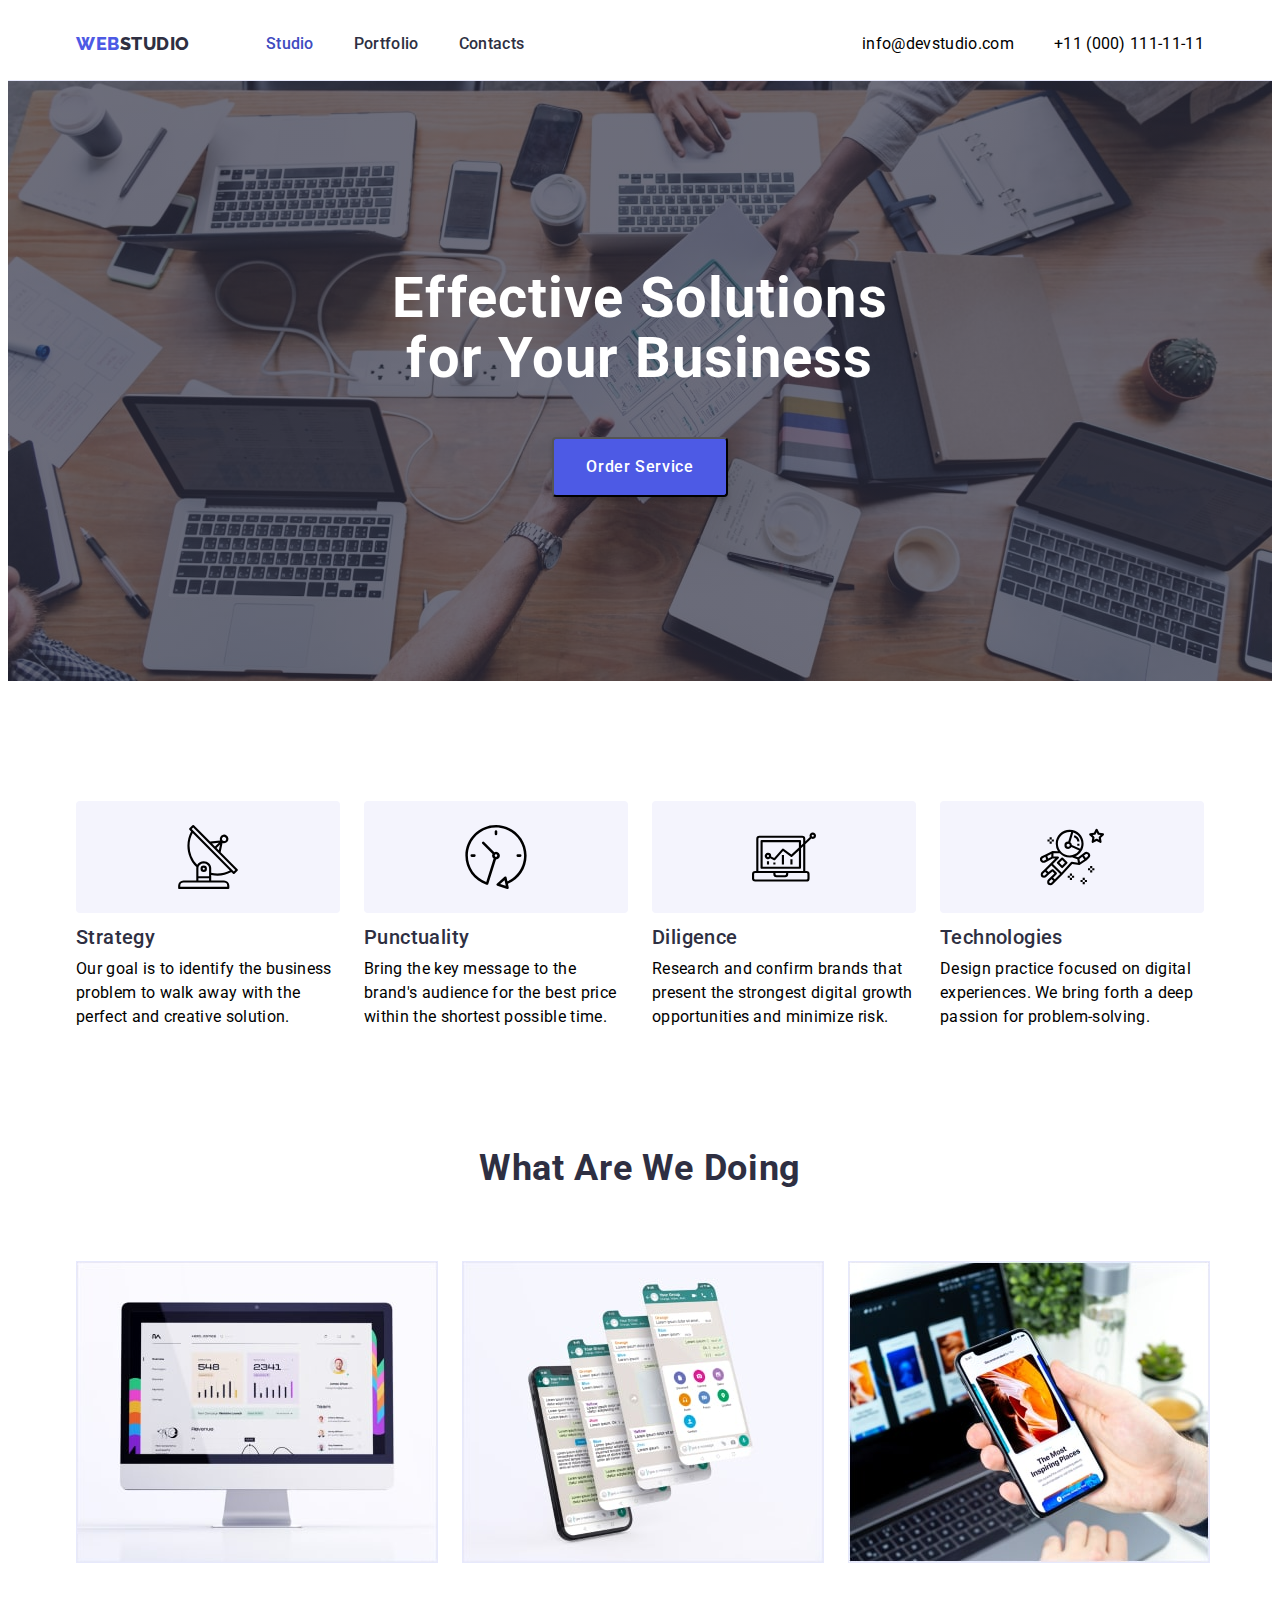
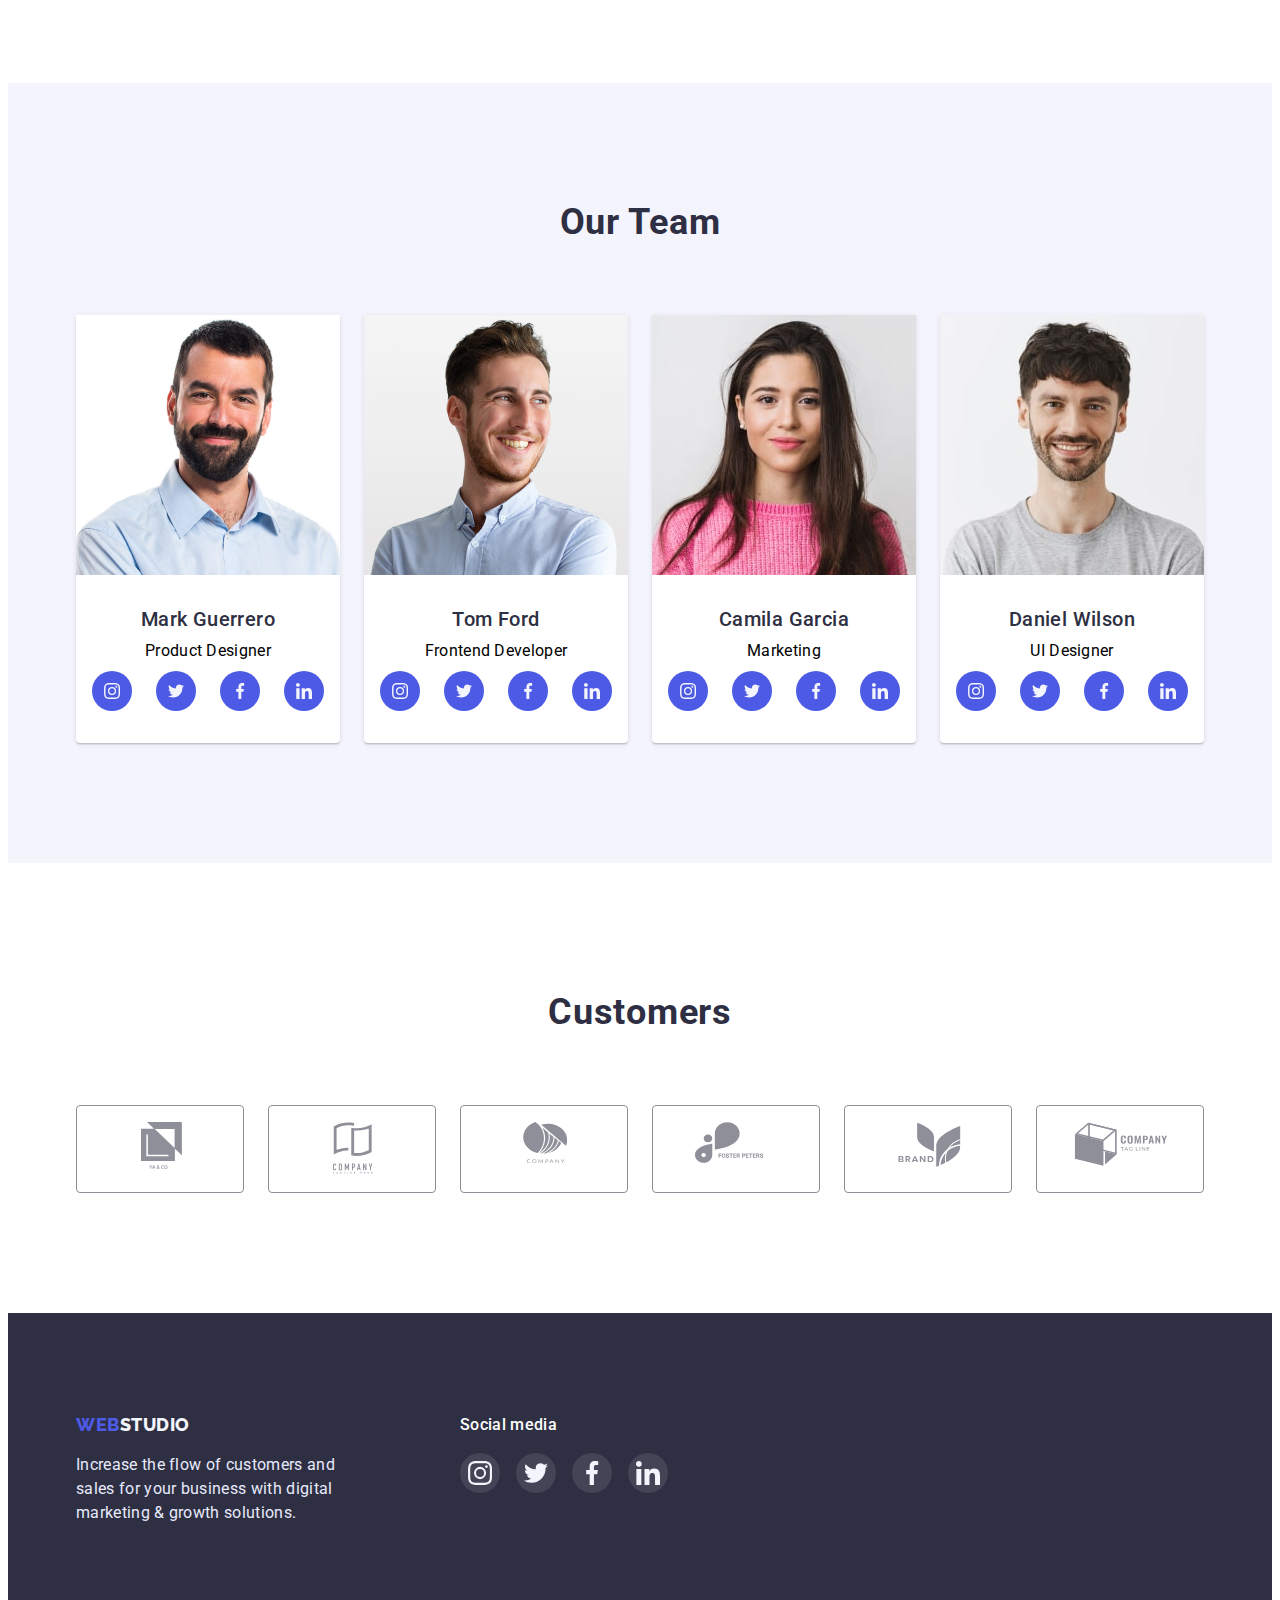
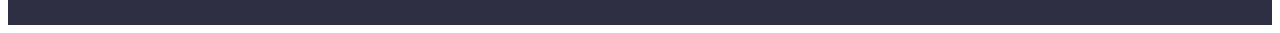
<file: index.html>
<!doctype html>
<html lang="en">

<head>
    <meta charset="UTF-8">
    <meta http-equiv="X-UA-Compatible" content="IE=edge">
    <meta name="viewport" content="width=device-width, initial-scale=1.0">
    <title>Studio</title>
    <link rel="preconnect" href="https://fonts.googleapis.com">
    <link rel="preconnect" href="https://fonts.gstatic.com" crossorigin>
    <link
        href="https://fonts.googleapis.com/css2?family=Raleway:wght@800&family=Roboto:wght@400;500;700;900&display=swap"
        rel="stylesheet">
    <link rel="stylesheet" href="https://cdnjs.cloudflare.com/ajax/libs/modern-normalize/1.1.0/modern-normalize.min.css"
        integrity="sha512-wpPYUAdjBVSE4KJnH1VR1HeZfpl1ub8YT/NKx4PuQ5NmX2tKuGu6U/JRp5y+Y8XG2tV+wKQpNHVUX03MfMFn9Q=="
        crossorigin="anonymous" referrerpolicy="no-referrer">
    <link rel="stylesheet" href="./css/styles.css">
</head>

<body>
    <header class="header">
        <div class="container header-wrap">
            <nav class="header-navigation">
                <!-- Company Logo -->
                <a class="logo link" href="./index.html">Web<span class="logo-studio">Studio</span></a>
                <!-- Navigation -->
                <ul class="header-list list">
                    <li class="header-item">
                        <a class="header-link link current" href="./index.html">Studio</a>
                    </li>
                    <li class="header-item">
                        <a class="header-link link" href="./portfolio.html">Portfolio</a>
                    </li>
                    <li class="header-item">
                        <a class="header-link link" href="">Contacts</a>
                    </li>
                </ul>
            </nav>
            <!-- Address, phone number -->
            <address>
                <ul class="address-list list">
                    <li><a class="address-link link" href="mailto:info@devstudio.com">info@devstudio.com</a></li>
                    <li><a class="address-link link" href="tel:+110001111111">+11 (000) 111-11-11</a></li>
                </ul>
            </address>
        </div>
    </header>
    <main>
        <!-- Hero -->        
        <section class="hero">
            <div class="container hero-wrap">
                <h1 class="hero-title">Effective Solutions for Your Business</h1>
                <button class="hero-button btn" type="button">
                    Order Service
                </button>
            </div>
        </section>
        <!-- Features -->
        <section class="features">
            <div class="container">
                <h2 class="features-title heading visually-hidden">Our Advantages</h2>
                <ul class="features-list list">
                    <li class="features-item">
                        <svg class="features-icon">
                                <use href="./images/icons.svg#antenna" width="64" height="64"></use>
                        </svg>
                        <h3 class="title">Strategy</h3>
                        <p class="text">
                            Our goal is to identify the business problem to walk away with the perfect and creative
                            solution.
                        </p>
                    </li>
                    <li class="features-item">
                        <svg class="features-icon">
                                <use href="./images/icons.svg#clock" width="64" height="64"></use>
                        </svg>
                        <h3 class="title">Punctuality</h3>
                        <p class="text">
                            Bring the key message to the brand's audience for the best price within the shortest
                            possible
                            time.
                        </p>
                    </li>
                    <li class="features-item">
                        <svg class="features-icon">
                                <use href="./images/icons.svg#diagram" width="64px" height="64px"></use>
                        </svg>
                        <h3 class="title">Diligence</h3>
                        <p class="text">
                            Research and confirm brands that present the strongest digital growth opportunities and
                            minimize
                            risk.
                        </p>
                    </li>
                    <li class="features-item">
                        <svg class="features-icon">
                                <use href="./images/icons.svg#astronaut" width="64px" height="64px"></use>
                        </svg>
                        <h3 class="title">Technologies</h3>
                        <p class="text">
                            Design practice focused on digital experiences. We bring forth a deep passion for
                            problem-solving.
                        </p>
                    </li>
                </ul>
            </div>
        </section>
        <!-- Directions -->
        <section class="directions">
            <div class="container">
                <h2 class="directions-title heading">What are we doing</h2>
                <ul class="directions-list list">
                    <li class="directions-item">
                        <img src="./images/desktop-applications.jpg" alt="Desktop applications" width="360" height="300">
                    </li>
                    <li class="directions-item">
                        <img src="./images/mobile-applications.jpg" alt="Mobile applications" width="360" height="300">
                    </li>
                    <li class="directions-item">
                        <img src="./images/design-solutions.jpg" alt="Design solutions" width="360" height="300">
                    </li>
                </ul>
            </div>
        </section>
        <!-- Team -->
        <section class="team">
            <div class="container">
                <h2 class="team-title heading">Our Team</h2>
                <ul class="team-list list">
                    <li class="team-item">
                        <img src="./images/mark-guerrero.jpg" alt="Mark Guerrero" width="264" height="260">
                        <div class="team-item-info">
                            <h3 class="title">Mark Guerrero</h3>
                            <p class="text">Product Designer</p>
                            <ul class="team-social-list list">
                                <li class="team-social-item">
                                    <a class="team-social-link link" href="">
                                        <svg class="team-social-icon">
                                            <use href="./images/icons.svg#instagram"></use>
                                        </svg>
                                    </a>
                                </li>
                                <li class="team-social-item">
                                    <a class="team-social-link link" href="">
                                        <svg class="team-social-icon">
                                            <use href="./images/icons.svg#twitter"></use>
                                        </svg>
                                    </a>
                                </li>
                                <li class="team-social-item">
                                    <a class="team-social-link link" href="">
                                        <svg class="team-social-icon">
                                            <use href="./images/icons.svg#facebook"></use>
                                        </svg>
                                    </a>
                                </li>
                                <li class="team-social-item">
                                    <a class="team-social-link link" href="">
                                        <svg class="team-social-icon">
                                            <use href="./images/icons.svg#linkedin"></use>
                                        </svg>
                                    </a>
                                </li>
                            </ul>
                        </div>
                        
                    </li>
                    <li class="team-item">
                        <img src="./images/tom-ford.jpg" alt="Tom Ford" width="264" height="260">
                        <div class="team-item-info">
                            <h3 class="title">Tom Ford</h3>
                            <p class="text">Frontend Developer</p>
                            <ul class="team-social-list list">
                                <li class="team-social-item">
                                    <a class="team-social-link link" href="">
                                        <svg class="team-social-icon">
                                            <use href="./images/icons.svg#instagram"></use>
                                        </svg>
                                    </a>
                                </li>
                                <li class="team-social-item">
                                    <a class="team-social-link link" href="">
                                        <svg class="team-social-icon">
                                            <use href="./images/icons.svg#twitter"></use>
                                        </svg>
                                    </a>
                                </li>
                                <li class="team-social-item">
                                    <a class="team-social-link link" href="">
                                        <svg class="team-social-icon">
                                            <use href="./images/icons.svg#facebook"></use>
                                        </svg>
                                    </a>
                                </li>
                                <li class="team-social-item">
                                    <a class="team-social-link link" href="">
                                        <svg class="team-social-icon">
                                            <use href="./images/icons.svg#linkedin"></use>
                                        </svg>
                                    </a>
                                </li>
                            </ul>
                        </div>
                    </li>
                    <li class="team-item">
                        <img src="./images/camila-garcia.jpg" alt="Camila Garcia" width="264" height="260">
                        <div class="team-item-info">
                            <h3 class="title">Camila Garcia</h3>
                            <p class="text">Marketing</p>
                            <ul class="team-social-list list">
                                <li class="team-social-item">
                                    <a class="team-social-link link" href="">
                                        <svg class="team-social-icon">
                                            <use href="./images/icons.svg#instagram"></use>
                                        </svg>
                                    </a>
                                </li>
                                <li class="team-social-item">
                                    <a class="team-social-link link" href="">
                                        <svg class="team-social-icon">
                                            <use href="./images/icons.svg#twitter"></use>
                                        </svg>
                                    </a>
                                </li>
                                <li class="team-social-item">
                                    <a class="team-social-link link" href="">
                                        <svg class="team-social-icon">
                                            <use href="./images/icons.svg#facebook"></use>
                                        </svg>
                                    </a>
                                </li>
                                <li class="team-social-item">
                                    <a class="team-social-link link" href="">
                                        <svg class="team-social-icon">
                                            <use href="./images/icons.svg#linkedin"></use>
                                        </svg>
                                    </a>
                                </li>
                            </ul>
                        </div>
                    </li>
                    <li class="team-item">
                        <img src="./images/daniel-wilson.jpg" alt="Daniel Wilson" width="264" height="260">
                        <div class="team-item-info">
                            <h3 class="title">Daniel Wilson</h3>
                            <p class="text">UI Designer</p>
                            <ul class="team-social-list list">
                                <li class="team-social-item">
                                    <a class="team-social-link link" href="">
                                        <svg class="team-social-icon">
                                            <use href="./images/icons.svg#instagram"></use>
                                        </svg>
                                    </a>
                                </li>
                                <li class="team-social-item">
                                    <a class="team-social-link link" href="">
                                        <svg class="team-social-icon">
                                            <use href="./images/icons.svg#twitter"></use>
                                        </svg>
                                    </a>
                                </li>
                                <li class="team-social-item">
                                    <a class="team-social-link link" href="">
                                        <svg class="team-social-icon">
                                            <use href="./images/icons.svg#facebook"></use>
                                        </svg>
                                    </a>
                                </li>
                                <li class="team-social-item">
                                    <a class="team-social-link link" href="">
                                        <svg class="team-social-icon">
                                            <use href="./images/icons.svg#linkedin"></use>
                                        </svg>
                                    </a>
                                </li>
                            </ul>
                        </div>
                    </li>
                </ul>
            </div>
        </section>
        <section class="customers">
           <div class="container">
                <h2 class="customers-title heading">Customers</h2>
                <ul class="customers-list list">
                    <li class="customers-item">
                        <a class="customers-link link" href="">
                            <div class="customers-wrap">
                                <svg class="customers-icon" width="41" height="47">
                                    <use href="./images/icons.svg#ya-and-co"></use>
                                </svg>
                            </div>
                        </a>
                    </li>
                    <li class="customers-item">
                        <a class="customers-link link" href="">
                            <div class="customers-wrap">
                                <svg class="customers-icon" width="40" height="52">
                                    <use href="./images/icons.svg#tagline-here"></use>
                                </svg>
                            </div>
                        </a>
                    </li>
                    <li class="customers-item">
                        <a class="customers-link link" href="">
                            <div class="customers-wrap">
                                <svg class="customers-icon" width="44" height="41">
                                    <use href="./images/icons.svg#company"></use>
                                </svg>
                            </div>
                        </a>
                    </li>
                    <li class="customers-item">
                        <a class="customers-link link" href="">
                            <div class="customers-wrap">
                                <svg class="customers-icon" width="84" height="41">
                                    <use href="./images/icons.svg#foster-peters"></use>
                                </svg>
                            </div>
                        </a>
                    </li>
                    <li class="customers-item">
                        <a class="customers-link link" href="">
                            <div class="customers-wrap">
                                <svg class="customers-icon" width="63" height="45">
                                    <use href="./images/icons.svg#brand"></use>
                                </svg>
                            </div>
                        </a>
                    </li>
                    <li class="customers-item">
                        <a class="customers-link link" href="">
                           <div class="customers-wrap">
                                <svg class="customers-icon" width="94" height="44">
                                    <use href="./images/icons.svg#company-tagline"></use>
                                </svg>
                           </div>
                        </a>
                    </li>
                </ul>
           </div>
        </section>
    </main>
    <footer class="footer">
        <div class="container footer-wrap">
            <!-- Company Logo -->
           <div class="footer-logo">
                <a class="logo link" href="./index.html">Web<span class="logo-studio">Studio</span></a>
                <p class="footer-text text">
                    Increase the flow of customers and sales for your business with digital marketing & growth solutions.
                </p>
           </div>
            <div class="footer-social">
                <p class="footer-social-title">Social media</p>
                <ul class="footer-social-list list">
                    <li class="footer-social-item">
                        <a class="footer-social-link link" href="">
                            <svg class="footer-social-icon">
                                <use href="./images/icons.svg#instagram"></use>
                            </svg>
                        </a>
                    </li>
                    <li class="footer-social-item">
                        <a class="footer-social-link link" href="">
                            <svg class="footer-social-icon">
                                <use href="./images/icons.svg#twitter"></use>
                            </svg>
                        </a>
                    </li>
                    <li class="footer-social-item">
                        <a class="footer-social-link link" href="">
                            <svg class="footer-social-icon">
                                <use href="./images/icons.svg#facebook"></use>
                            </svg>
                        </a>
                    </li>
                    <li class="footer-social-item">
                        <a class="footer-social-link link" href="">
                            <svg class="footer-social-icon">
                                <use href="./images/icons.svg#linkedin"></use>
                            </svg>
                        </a>
                    </li>
                </ul>
            </div>
        </div>
    </footer>

</body>

</html>
</file>
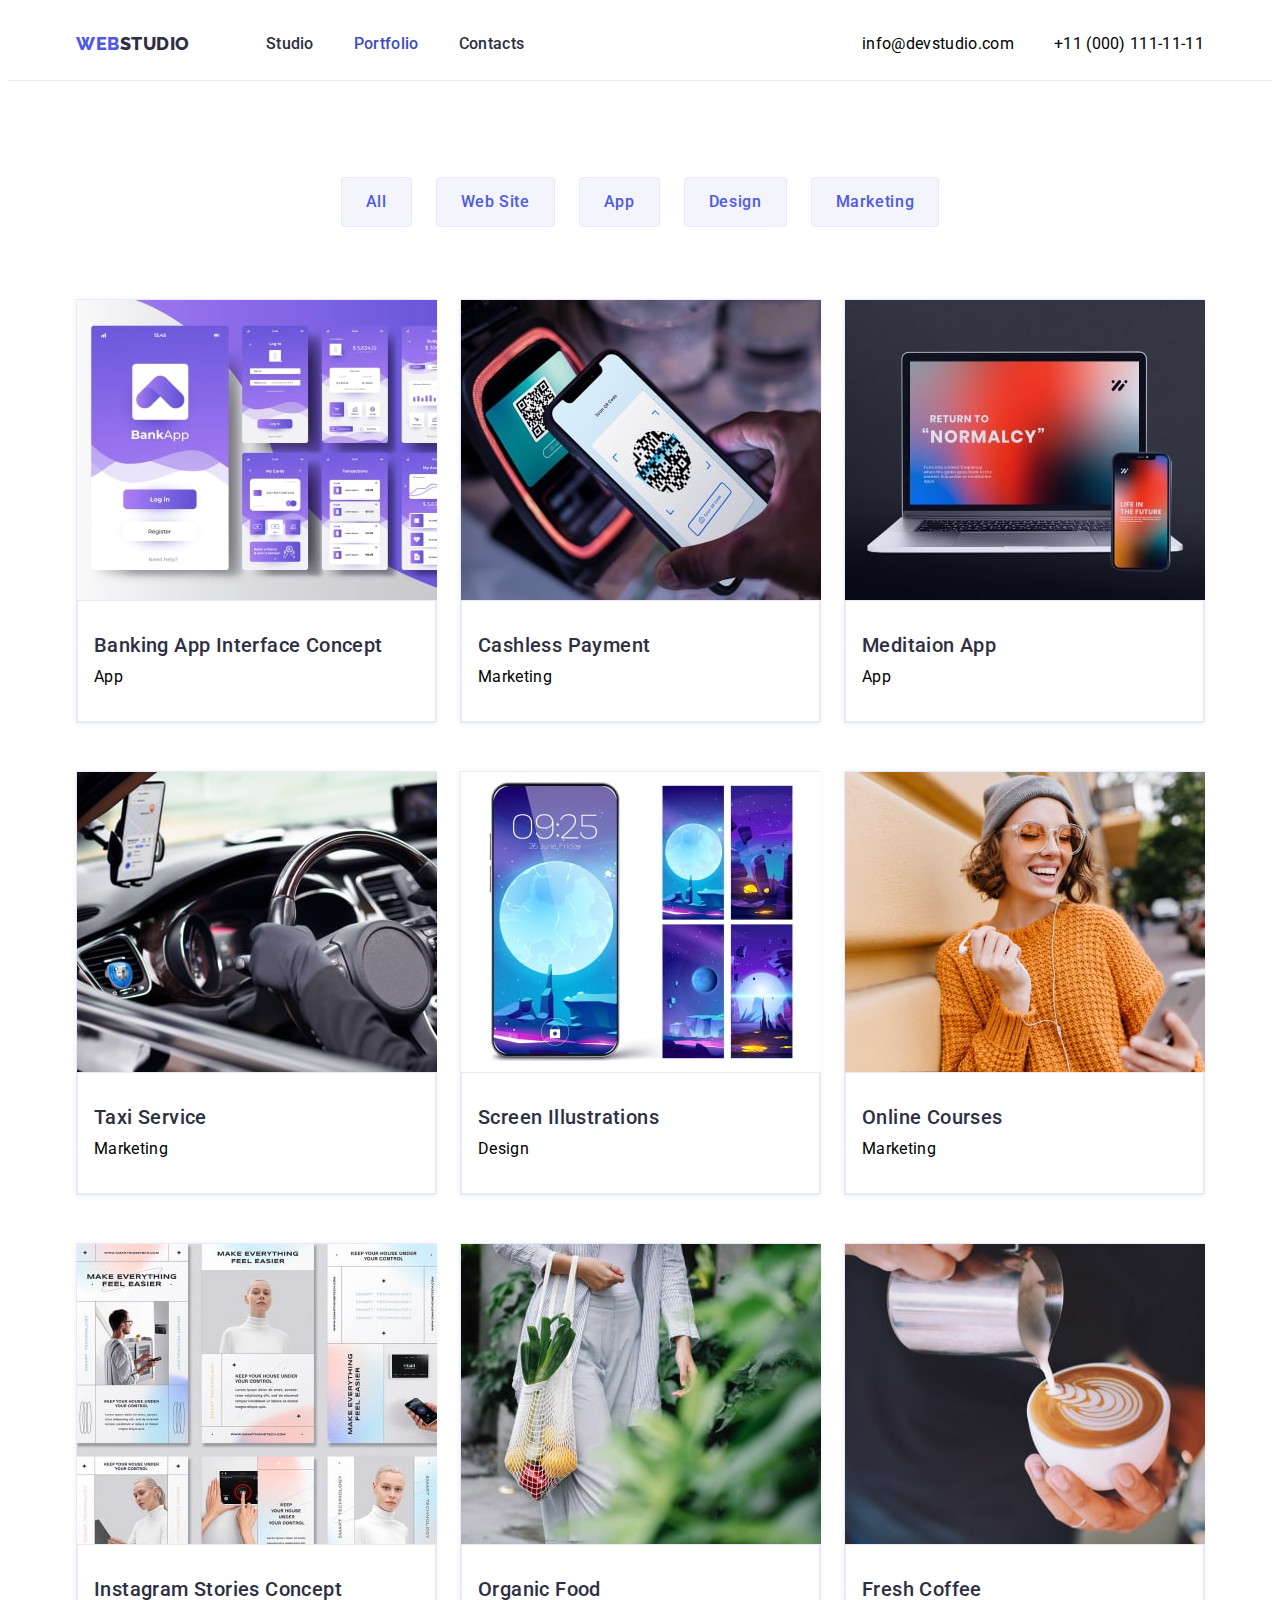
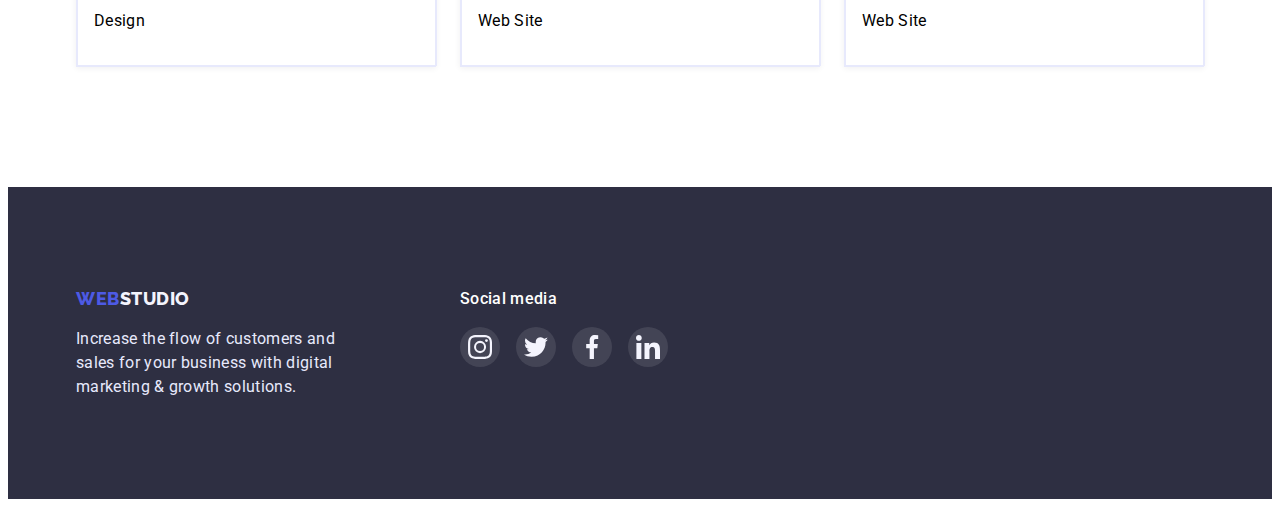
<file: portfolio.html>
<!doctype html>
<html lang="en">

<head>
    <meta charset="UTF-8">
    <meta http-equiv="X-UA-Compatible" content="IE=edge">
    <meta name="viewport" content="width=device-width, initial-scale=1.0">
    <title>Studio</title>
    <link rel="preconnect" href="https://fonts.googleapis.com">
    <link rel="preconnect" href="https://fonts.gstatic.com" crossorigin>
    <link
        href="https://fonts.googleapis.com/css2?family=Raleway:wght@800&family=Roboto:wght@400;500;700;900&display=swap"
        rel="stylesheet">
    <link rel="stylesheet" href="https://cdnjs.cloudflare.com/ajax/libs/modern-normalize/1.1.0/modern-normalize.min.css"
        integrity="sha512-wpPYUAdjBVSE4KJnH1VR1HeZfpl1ub8YT/NKx4PuQ5NmX2tKuGu6U/JRp5y+Y8XG2tV+wKQpNHVUX03MfMFn9Q=="
        crossorigin="anonymous" referrerpolicy="no-referrer">
    <link rel="stylesheet" href="./css/styles.css">
</head>

<body>
    <header class="header">
        <div class="container header-wrap">
            <nav class="header-navigation">
                <!-- Company Logo -->
                <a class="logo link" href="./index.html">Web<span class="logo-studio">Studio</span></a>
                <!-- Navigation -->
                <ul class="header-list list">
                    <li class="header-item">
                        <a class="header-link link" href="./index.html">Studio</a>
                    </li>
                    <li class="header-item">
                        <a class="header-link link current" href="./portfolio.html">Portfolio</a>
                    </li>
                    <li class="header-item">
                        <a class="header-link link" href="">Contacts</a>
                    </li>
                </ul>
            </nav>
            <!-- Address, phone number -->
            <address>
                <ul class="address-list list">
                    <li><a class="address-link link" href="mailto:info@devstudio.com">info@devstudio.com</a></li>
                    <li><a class="address-link link" href="tel:+110001111111">+11 (000) 111-11-11</a></li>
                </ul>
            </address>
        </div>
    </header>
    <main>
        <section class="projects">
            <div class="container">
                <h1 class="visually-hidden">Our portfolio</h1>
                <!-- Filters -->
                <h2 class="filters-title heading visually-hidden">Filters of the Directions</h2>
                <ul class="filters-list list">
                    <li class="filters-item">
                        <button class="filters-button btn" type="button">All</button>
                    </li>
                    <li class="filters-item">
                        <button class="filters-button btn" type="button">Web Site</button>
                    </li>
                    <li class="filters-item">
                        <button class="filters-button btn" type="button">App</button>
                    </li>
                    <li class="filters-item">
                        <button class="filters-button btn" type="button">Design</button>
                    </li>
                    <li class="filters-item">
                        <button class="filters-button btn" type="button">Marketing</button>
                    </li>
                </ul>

                <!-- Gallery of projects -->
                <h2 class="gallery-title heading visually-hidden">Gallery of projects</h2>
                <ul class="gallery-list list">
                    <li class="gallery-item">
                        <img src="./images/bank-app.jpg" alt="Banking App" width="360" height="300">
                        <div class="gallery-item-name">
                            <h3 class="title">Banking App Interface Concept</h3>
                            <p class="text">App</p>
                        </div>
                    </li>
                    <li class="gallery-item">
                        <img src="./images/cashless-payment.jpg" alt="Cashless Payment" width="360" height="300">
                        <div class="gallery-item-name">
                            <h3 class="title">Cashless Payment</h3>
                            <p class="text">Marketing</p>
                        </div>
                    </li>
                    <li class="gallery-item">
                        <img src="./images/meditaion-app.jpg" alt="Meditaion App" width="360" height="300">
                        <div class="gallery-item-name">
                            <h3 class="title">Meditaion App</h3>
                            <p class="text">App</p>
                        </div>
                    </li>
                    <li class="gallery-item">
                        <img src="./images/taxi-service.jpg" alt="Taxi Service" width="360" height="300">
                        <div class="gallery-item-name">
                            <h3 class="title">Taxi Service</h3>
                            <p class="text">Marketing</p>
                        </div>
                    </li>
                    <li class="gallery-item">
                        <img src="./images/screen-illustrations.jpg" alt="Screen Illustrations" width="360"
                            height="300">
                        <div class="gallery-item-name">
                            <h3 class="title">Screen Illustrations</h3>
                            <p class="text">Design</p>
                        </div>
                    </li>
                    <li class="gallery-item">
                        <img src="./images/online-courses.jpg" alt="Online Courses" width="360" height="300">
                        <div class="gallery-item-name">
                            <h3 class="title">Online Courses</h3>
                            <p class="text">Marketing</p>
                        </div>
                    </li>
                    <li class="gallery-item">
                        <img src="./images/instagram-stories-concept.jpg" alt="Instagram Stories Concept" width="360"
                            height="300">
                        <div class="gallery-item-name">
                            <h3 class="title">Instagram Stories Concept</h3>
                            <p class="text">Design</p>
                        </div>
                    </li>
                    <li class="gallery-item">
                        <img src="./images/organic-food.jpg" alt="Organic Food" width="360" height="300">
                        <div class="gallery-item-name">
                            <h3 class="title">Organic Food</h3>
                            <p class="text">Web Site</p>
                        </div>
                    </li>
                    <li class="gallery-item">
                        <img src="./images/fresh-coffee.jpg" alt="Fresh Coffee" width="360" height="300">
                        <div class="gallery-item-name">
                            <h3 class="title">Fresh Coffee</h3>
                            <p class="text">Web Site</p>
                        </div>
                    </li>
                </ul>
            </div>
        </section>

    </main>
    <footer class="footer">
        <div class="container footer-wrap">
            <!-- Company Logo -->
           <div class="footer-logo">
                <a class="logo link" href="./index.html">Web<span class="logo-studio">Studio</span></a>
                <p class="footer-text text">
                    Increase the flow of customers and sales for your business with digital marketing & growth solutions.
                </p>
           </div>
            <div class="footer-social">
                <p class="footer-social-title">Social media</p>
                <ul class="footer-social-list list">
                    <li class="footer-social-item">
                        <a class="footer-social-link link" href="">
                            <svg class="footer-social-icon">
                                <use href="./images/icons.svg#instagram"></use>
                            </svg>
                        </a>
                    </li>
                    <li class="footer-social-item">
                        <a class="footer-social-link link" href="">
                            <svg class="footer-social-icon">
                                <use href="./images/icons.svg#twitter"></use>
                            </svg>
                        </a>
                    </li>
                    <li class="footer-social-item">
                        <a class="footer-social-link link" href="">
                            <svg class="footer-social-icon">
                                <use href="./images/icons.svg#facebook"></use>
                            </svg>
                        </a>
                    </li>
                    <li class="footer-social-item">
                        <a class="footer-social-link link" href="">
                            <svg class="footer-social-icon">
                                <use href="./images/icons.svg#linkedin"></use>
                            </svg>
                        </a>
                    </li>
                </ul>
            </div>
        </div>
    </footer>
</body>

</html>
</file>
<file: css/styles.css>
:root {
    --brand: #4D5AE5;
    --pressed: #404BBF;
    --main-text: ##434455;
    --main-bg: #fff;
    --subtle-text: #8E8F99;
    --heading: #2E2F42;
    --light-bg: #F4F4FD;
    --accent: #E7E9FC;
    --success: #31D0AA;
    --hero-bg-lgr: linear-gradient(rgba(46, 47, 66, 0.7), rgba(46, 47, 66, 0.7));
    --overlay: rgba(46, 47, 66, 0.4);
    --shadow: 0px 1px 6px rgba(46, 47, 66, 0.08), 0px 1px 1px rgba(46, 47, 66, 0.16), 0px 2px 1px rgba(46, 47, 66, 0.08);
}

p,
h1,
h2,
h3,
h4,
h5,
h6 {
    margin: 0;
}

ul {
    margin: 0;
    padding-left: 0;
}

button {
    cursor: pointer;
}

address {
    font-style: normal;
}

img {
    display: block;
}

body {
    font-family: 'Roboto', 'Open sans', sans-serif;
    font-size: 16px;
    color: var(--main-text);
    background-color: var(--main-bg);
}

*,
*::before,
*::after {
    box-sizing: border-box;
}

.container {
    width: 100%;
    max-width: 1158px;

    padding-left: 15px;
    padding-right: 15px;

    margin: 0 auto;
    /* outline: 2px solid tomato; */
}

.link {
    text-decoration: none;
}

.list {
    list-style: none;
}

.btn {
    font-family: inherit;
    font-weight: 500;
    font-size: 16px;
    line-height: 1.5;
    letter-spacing: 0.04em;

    border-radius: 4px;
}

/* Hidden header pattern */
.visually-hidden {
    position: absolute;
    white-space: nowrap;
    width: 1px;
    height: 1px;
    overflow: hidden;
    border: 0;
    padding: 0;
    clip: rect(0 0 0 0);
    clip-path: inset(50%);
    margin: -1px;
}

/* ------------------------------------ */
/* HEADER */
/* Site Logo */
.logo {
    display: block;

    font-family: 'Raleway', sans-serif;
    font-weight: 800;
    font-size: 18px;
    line-height: 1.33;
    letter-spacing: 0.03em;
    text-transform: uppercase;
    color: var(--brand);
}

.header {
    background-color: var(--main-bg);

    border-bottom: 1px solid var(--accent);
}

.header-wrap {
    display: flex;
    align-items: center;

    padding-top: 24px;
    padding-bottom: 24px;
}

/* Site Navigation */
.header-navigation {
    display: flex;
    align-items: center;

    margin-right: auto;
}

.header .logo-studio {
    color: var(--heading);
}

.header-list {
    display: flex;
    gap: 40px;

    margin-left: 76px;
}

.header-link {
    display: block;
    font-weight: 500;
    /* font-size: 16px; */
    line-height: 1.5;
    letter-spacing: 0.02em;
    color: var(--heading);


}

.header-link:hover,
.header-link:focus,
.header-link.current {
    color: var(--pressed);
}

/* Address */
.address-list {
    display: flex;
    gap: 40px;
}

.address-link {
    /* font-size: 16px; */
    line-height: 1.5;
    letter-spacing: 0.02em;
    color: currentColor;
    /* color: var(--main-text); */
}

.address-link:hover,
.address-link:focus,
.address-link.current {
    color: var(--pressed)
}

/* Header 2 */
.heading {
    /* font-weight: 700; */
    font-size: 36px;
    line-height: 1.11;
    letter-spacing: 0.02em;
    text-transform: capitalize;
    text-align: center;
    color: var(--heading);
}

/* Header 3 */
.title {
    font-weight: 500;
    font-size: 20px;
    line-height: 1.2;
    letter-spacing: 0.02em;
    color: var(--heading);

    margin-bottom: 8px;
}

/* Paragraph */
.text {
    /* font-size: 16px; */
    /* color: var(--main-text); */
    line-height: 1.5;
    letter-spacing: 0.02em;
}

/* ------------------------------------ */
/* MAIN PAGE */

/* Section HERO */
.hero {

}

.hero-wrap {
    max-width: 1440px;
    height: 600px;
    background-color: var(--heading);
    background-image: var(--hero-bg-lgr), url(../images/hero-bg-img.jpg);
    background-position: center;
    background-size: cover;
    padding-top: 188px;
    padding-bottom: 188px;
}

/* Hero Title */
.hero-title {
    max-width: 496px;

    font-weight: 700;
    font-size: 56px;
    line-height: 1.07;
    letter-spacing: 0.02em;
    text-align: center;
    color: var(--main-bg);

    margin: 0 auto;
    margin-bottom: 48px;
}

/* Hero Button */
.hero-button {
    display: block;
    color: var(--main-bg);

    background: var(--brand);
    padding: 16px 32px;
    box-shadow: 0px 4px 4px rgba(0, 0, 0, 0.15);

    margin: 0 auto;
}

.hero-button:hover,
.hero-button:focus,
.hero-button.current {
    background: var(--pressed);
}

/* Section Features */
.features {
    padding-top: 120px;
    padding-bottom: 120px;
}

.features-list {
    display: flex;
    gap: 24px;
}

.features-item {
    width: 264px;
}

.features-icon {
    width: 264px;
    height: 112px;
    text-align: center;
    background-color: var(--light-bg);
    padding: 24px 100px;
    border-radius: 4px;

    margin-bottom: 8px;
}

/* Section Directions */
.directions {
    padding-top: 0;
    padding-bottom: 120px;
}

.directions-title {
    margin-bottom: 72px;
}

.directions-list {
    display: flex;
    gap: 24px;
}

.directions-item {
    border: 1px solid var(--accent);
}

/* Section Team */
.team {
    background-color: var(--light-bg);
    padding-top: 120px;
    padding-bottom: 120px;
}

.team-title {
    margin-bottom: 72px;
}

.team-list {
    display: flex;
    gap: 24px;

}

.team-item {
    width: 264px;
    background-color: var(--main-bg);
    box-shadow: var(--shadow);
    border-radius: 0px 0px 4px 4px;
}

.team-item-info {
    text-align: center;

    padding-top: 32px;
    padding-bottom: 32px;

}

.team-social-list {
    display:flex;
    gap: 24px;
    justify-content: center;
    align-items: center;

    margin-top: 8px;
}

.team-social-link {
    display: block;
    width: 40px;
    height: 40px;
    text-align: center;
    color: var(--light-bg);
    background-color: var(--brand);
    padding: 12px;
    border-radius: 50%;
}

.team-social-link:hover,
.team-social-link:focus,
.team-social-link.current {
    background-color: var(--pressed);
}

.team-social-icon {
    /* display: inline-block; */
    width: 16px;
    height: 16px;
    fill: currentColor;
}

/* Section Customers */
.customers {
    padding-top: 130px;
    padding-bottom: 120px;
}

.customers-title {
    margin-bottom: 72px;
}

.customers-list {
    display: flex;
    gap: 24px;
    /* justify-content: center; */
    /* align-items: center; */
}

.customers-item {
   
}

.customers-link {
    display: block;
    width: 168px;
    height: 88px;
    text-align: center;
    color: var(--subtle-text);

    padding: 16px 32px;
    border: 1px solid var(--subtle-text);
    border-radius: 4px;
}

.customers-link:hover,
.customers-link:focus,
.customers-link.current {
    color: var(--pressed);
    border: 1px solid var(--pressed);
}

.customers-wrap {
    width: 104px;
    height: 56px;
    /* margin: auto; */
}


.customers-icon {
    fill: currentColor;
    margin: auto;
}


/* PORTFOLIO PAGE */
/* Section Projects */
.projects {
    padding-top: 96px;
    padding-bottom: 120px;
}

.filters-list {
    display: flex;
    gap: 24px;
    justify-content: center;
    align-items: center;

    margin-bottom: 72px;
}

.filters-button {
    color: var(--brand);

    background-color: var(--light-bg);
    padding: 12px 24px;
    border: 1px solid var(--accent);
}

.filters-button:hover,
.filters-button:focus,
.filters-button.current {
    color: var(--main-bg);

    background-color: var(--pressed);
}

.gallery-list {
    display: flex;
    flex-wrap: wrap;
    column-gap: 24px;
    row-gap: 48px;
}

.gallery-item {
    width: calc((100% - 48px) / 3);

    border: 1px solid var(--accent);
    box-shadow: 0px 1px 6px rgba(46, 47, 66, 0.08);
}

.gallery-item:hover,
.gallery-item:focus,
.gallery-item.current {
    border: 0.5px solid var(--light-bg);
    box-shadow: var(--shadow);
}

.gallery-item-name {
    width: 360px;

    padding-top: 32px;
    padding-bottom: 32px;
    padding-left: 16px;
    border: 1px solid var(--accent)
}

/* ------------------------------------ */
/* FOOTER */

.footer {
    background-color: var(--heading);
    padding-top: 100px;
    padding-bottom: 100px;
}

.footer-wrap {
    display: flex;
    gap: 120px;
}

.footer .logo {
    margin-bottom: 16px;
}

.footer .logo-studio {
    color: var(--light-bg);
}

.footer-text {
    max-width: 264px;

    color: var(--accent);
}

.footer-social-title {
    font-weight: 500;
    line-height: 1.5;
    letter-spacing: 0.02em;
    color: var(--main-bg);
}

.footer-social-list {
    display:flex;
    gap: 16px;
    justify-content: center;
    align-items: flex-start;

    margin-top: 16px;
}

.footer-social-link {
    display: block;
    width: 40px;
    height: 40px;
    text-align: center;
    color: var(--light-bg);
    background-color: rgba(255, 255, 255, 0.1);;
    padding: 8px;
    border-radius: 50%;
}

.footer-social-icon {
    width: 24px;
    height: 24px;
    fill: currentColor;
}

.footer-social-link:hover,
.footer-social-link:focus,
.footer-social-link.current {
    background-color: var(--success);
}
</file>
